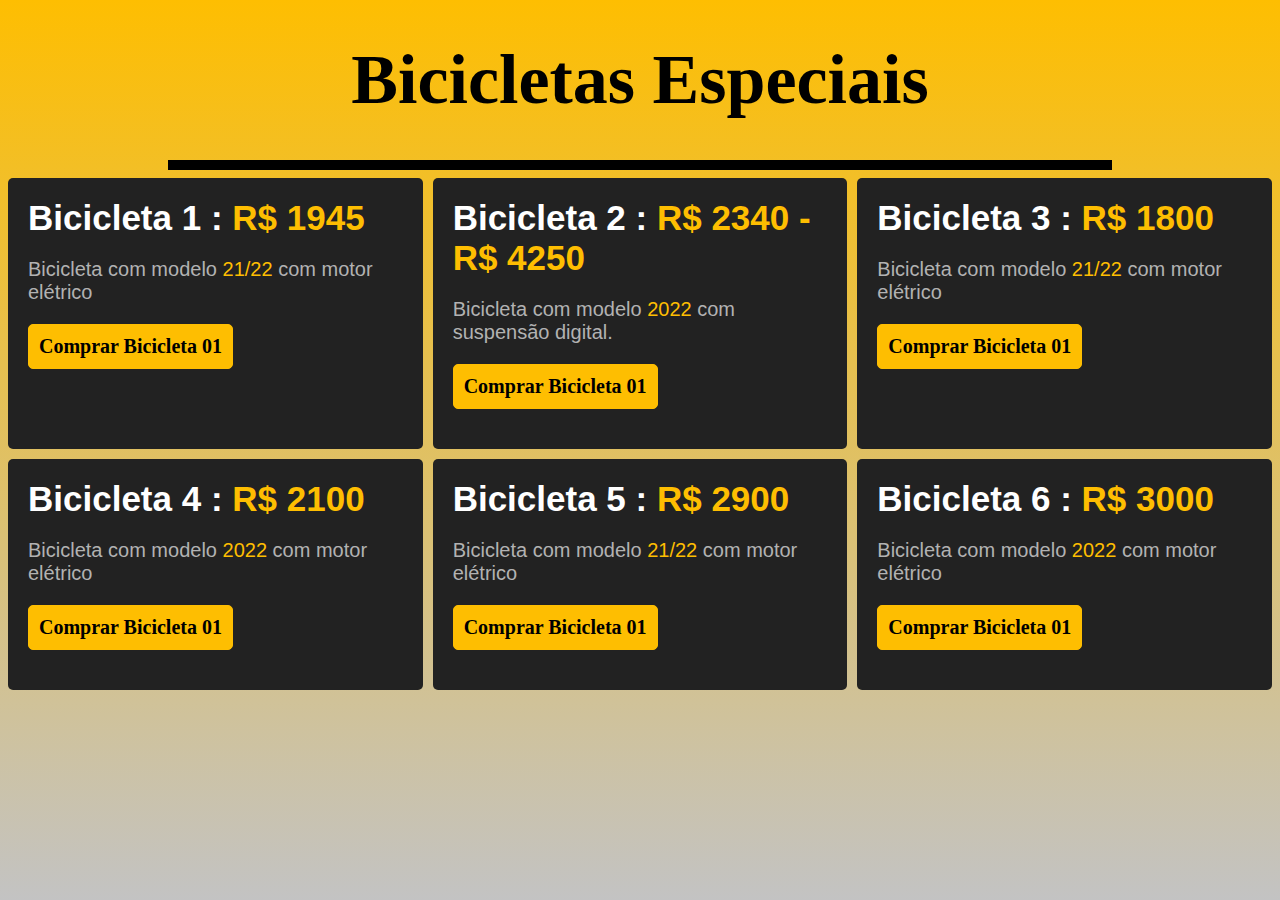
<file: exercicio01.html>
<!DOCTYPE html>
<html lang="en">

<head>
  <link rel="shortcut icon" href="imagens/bicycle final.png" type="image/x-icon">
  <meta charset="UTF-8">
  <meta http-equiv="X-UA-Compatible" content="IE=edge">
  <meta name="viewport" content="width=device-width, initial-scale=1.0">
  <link rel="stylesheet" href="css/exercicio01.css">
  <title>:::Exercício 01:::</title>
</head>

<body>

  <h1>Bicicletas Especiais</h1>
  <hr>
  <div id="grid">

    <div class="box">
      <h2>Bicicleta 1 : <span>R$ 1945</span>
      </h2>

      <p>Bicicleta com modelo <span>21/22</span> com motor elétrico</p>

      <p><a href="Comprar bicicleta 01">Comprar Bicicleta 01</a></p>

    </div>

    <div class="box">
      <h2>Bicicleta 2 : <span>R$ 2340 - R$ 4250</span>
      </h2>

      <p>Bicicleta com modelo <span>2022</span> com suspensão digital.</p>


      <p><a href="Comprar bicicleta 02">Comprar Bicicleta 01</a></p>

    </div>

    <div class="box">
      <h2>Bicicleta 3 : <span>R$ 1800</span>
      </h2>

      <p>Bicicleta com modelo <span>21/22</span> com motor elétrico</p>

      <p><a href="Comprar bicicleta 01">Comprar Bicicleta 01</a></p>

    </div>

    <div class="box">
      <h2>Bicicleta 4 : <span>R$ 2100</span>
      </h2>

      <p>Bicicleta com modelo <span>2022</span> com motor elétrico</p>


      <p><a href="Comprar bicicleta 02">Comprar Bicicleta 01</a></p>

    </div>

    <div class="box">
      <h2>Bicicleta 5 : <span>R$ 2900</span>
      </h2>

      <p>Bicicleta com modelo <span>21/22</span> com motor elétrico</p>

      <p><a href="Comprar bicicleta 01">Comprar Bicicleta 01</a></p>

    </div>

    <div class="box">
      <h2>Bicicleta 6 : <span>R$ 3000</span>
      </h2>

      <p>Bicicleta com modelo <span>2022</span> com motor elétrico</p>


      <p><a href="Comprar bicicleta 02">Comprar Bicicleta 01</a></p>

    </div>
  </div>

</body>

</html>
</file>
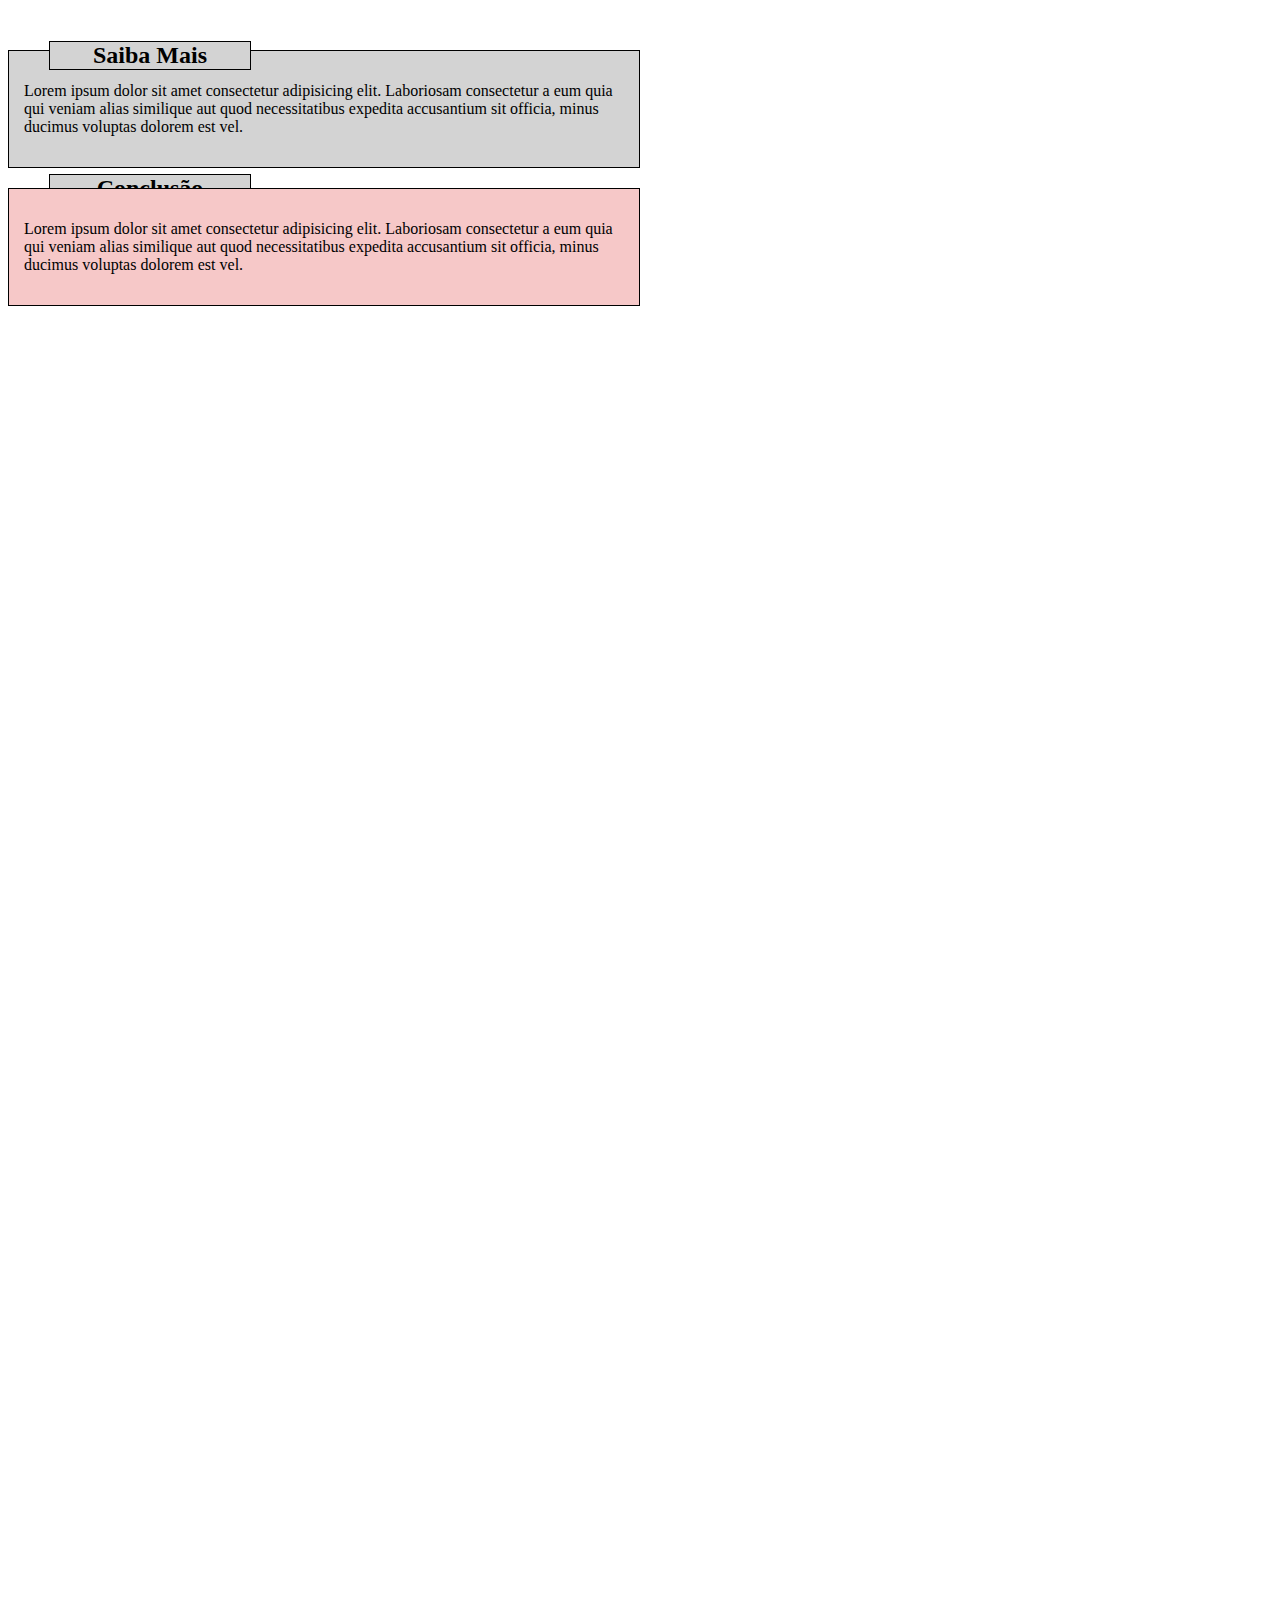
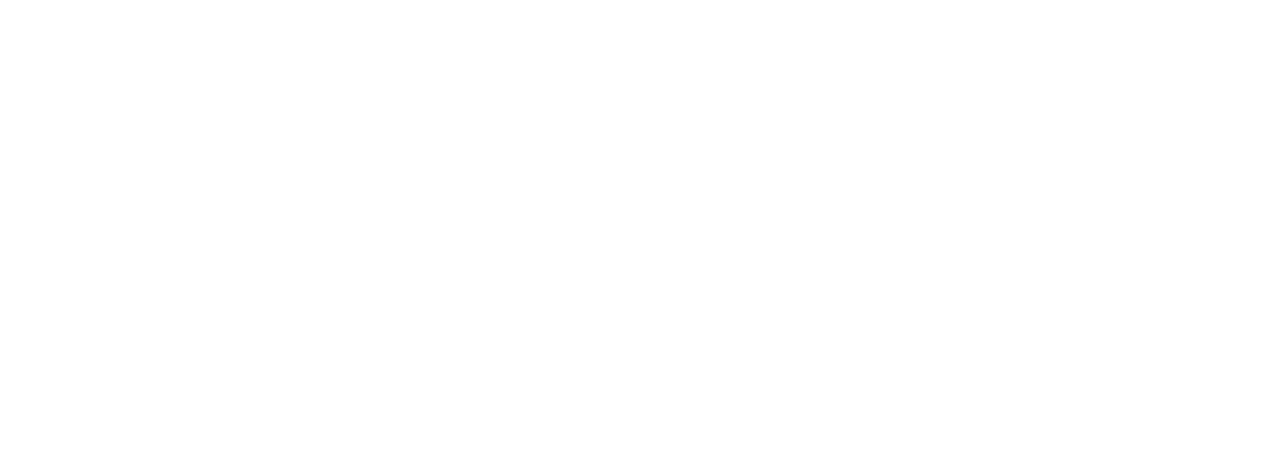
<file: flex.html>
<!DOCTYPE html>
<html lang="en">

<head>
  <meta charset="UTF-8">
  <meta http-equiv="X-UA-Compatible" content="IE=edge">
  <meta name="viewport" content="width=device-width, initial-scale=1.0">
  <link rel="stylesheet" href="css/flex.css">
  <title>Document</title>
</head>

<body>
  <div id="c01">
    <h2>Saiba Mais</h2>
    <p>Lorem ipsum dolor sit amet consectetur adipisicing elit. Laboriosam consectetur a eum quia qui veniam alias similique aut quod necessitatibus expedita accusantium sit officia, minus ducimus voluptas dolorem est vel.</p>
  </div>

  <div id="c02">
    <h2>Conclusão</h2>
    <p>Lorem ipsum dolor sit amet consectetur adipisicing elit. Laboriosam consectetur a eum quia qui veniam alias similique aut quod necessitatibus expedita accusantium sit officia, minus ducimus voluptas dolorem est vel.</p>
  </div>

</body>

</html>
</file>
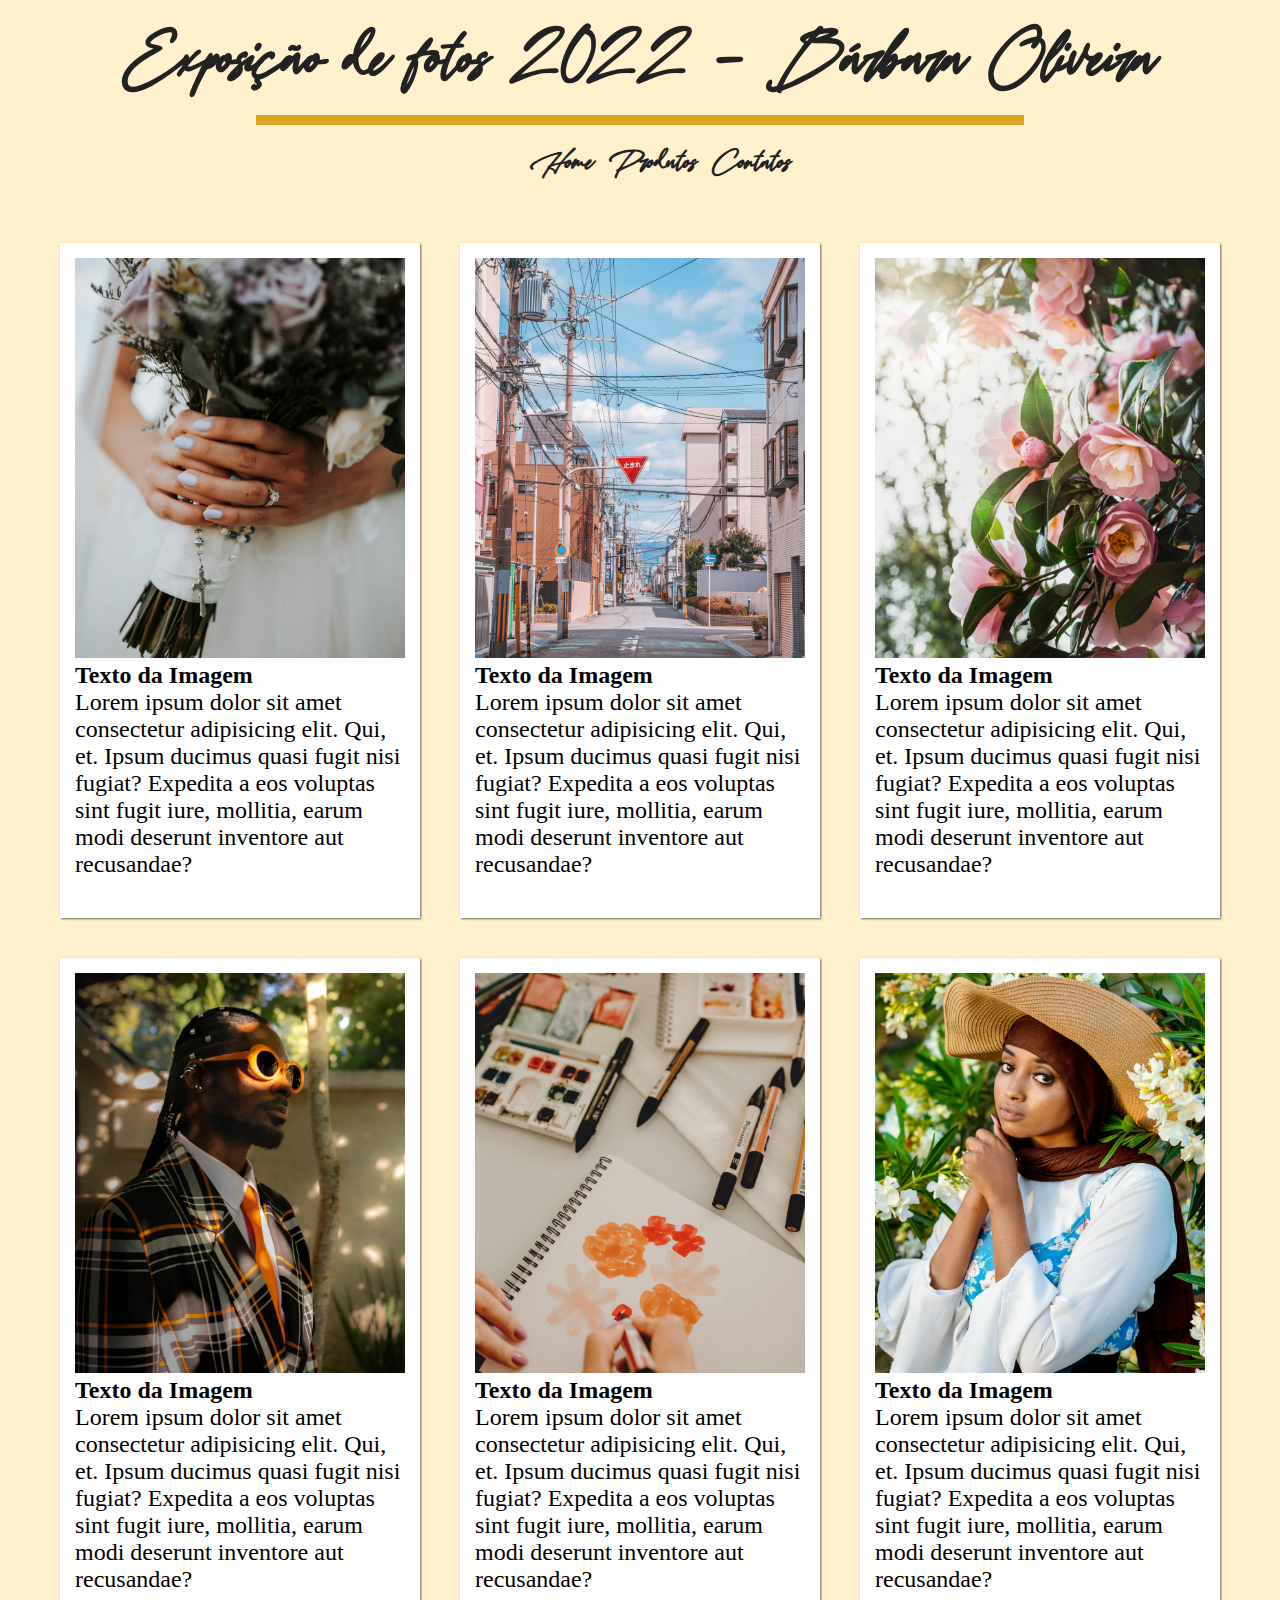
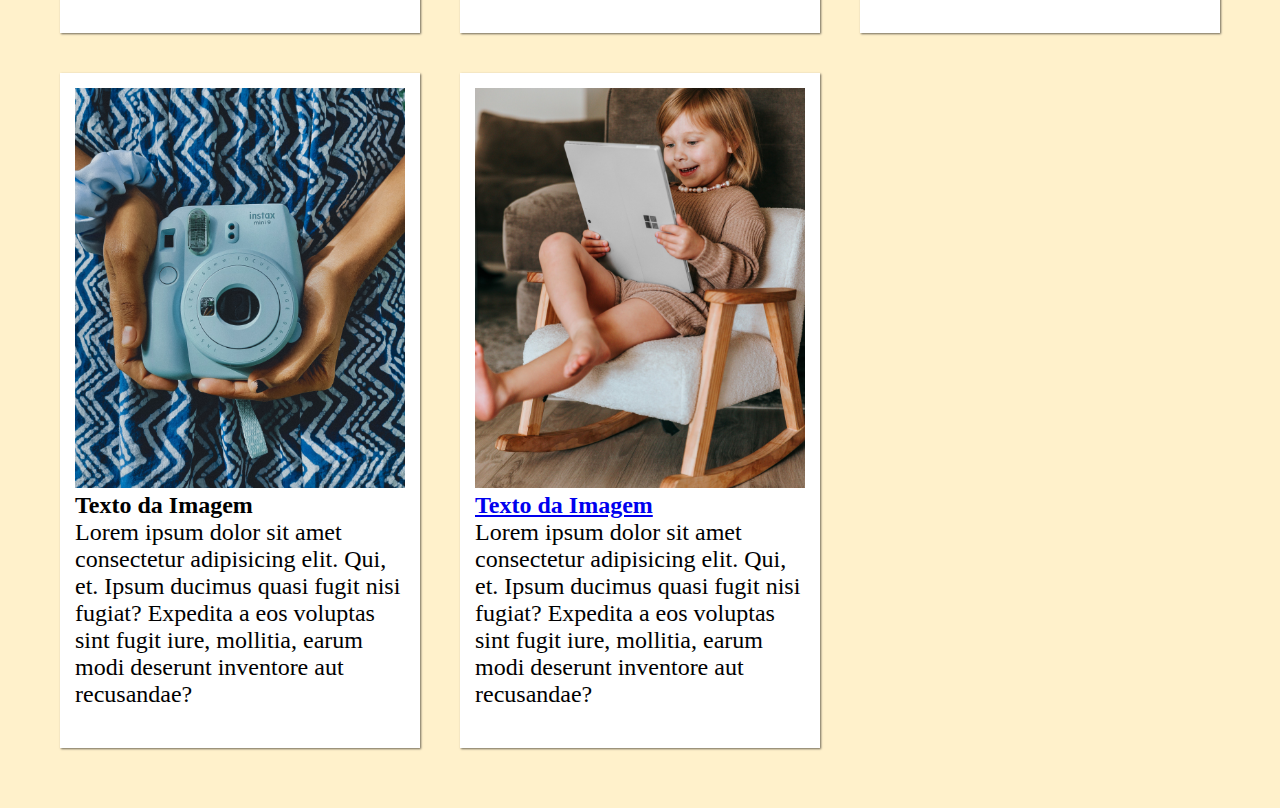
<file: grid.html>
<!DOCTYPE html>
<html lang="en">

<head>
  <meta charset="UTF-8">
  <meta http-equiv="X-UA-Compatible" content="IE=edge">
  <meta name="viewport" content="width=device-width, initial-scale=1.0">
  <link rel="stylesheet" href="css/grid.css">
  <title>Exposição Bárbara Oliveira 2022</title>

  <link rel="preconnect" href="https://fonts.googleapis.com">
  <link rel="preconnect" href="https://fonts.gstatic.com" crossorigin>
  <link href="https://fonts.googleapis.com/css2?family=Palette+Mosaic&display=swap" rel="stylesheet">
</head>

<body>

  <h1 class="titulo" id="topo">Exposição de fotos 2022 - Bárbara Oliveira</h1>
  <hr>
  <nav class="menu">
    <ul>

      <li><a href="#">Home</a></li>
      <li><a href="#produtos">Produtos</a></li>
      <li><a href="#">Contatos</a></li>

    </ul>
  </nav>

  <div class="pai">
    <div class="polaroid">
      <img src="imagens/sarah-noltner--GrAZRYn72w-unsplash.jpg" alt="noiva">

      <h2>Texto da Imagem</h2>
      <p>Lorem ipsum dolor sit amet consectetur adipisicing elit. Qui, et. Ipsum ducimus quasi fugit nisi fugiat? Expedita a eos voluptas sint fugit iure, mollitia, earum modi deserunt inventore aut recusandae?</p>

    </div>

    <div class="polaroid">
      <img src="imagens/romeo-a-WUkhEYsXt_Q-unsplash.jpg" alt="rua ensolarada">

      <h2>Texto da Imagem</h2>
      <p>Lorem ipsum dolor sit amet consectetur adipisicing elit. Qui, et. Ipsum ducimus quasi fugit nisi fugiat? Expedita a eos voluptas sint fugit iure, mollitia, earum modi deserunt inventore aut recusandae?</p>

    </div>

    <div class="polaroid">
      <img src="imagens/micheile-visual-stories-wq1Jq4xzceE-unsplash.jpg" alt="flores bonitas">

      <h2>Texto da Imagem</h2>
      <p>Lorem ipsum dolor sit amet consectetur adipisicing elit. Qui, et. Ipsum ducimus quasi fugit nisi fugiat? Expedita a eos voluptas sint fugit iure, mollitia, earum modi deserunt inventore aut recusandae?</p>

    </div>

    <div class="polaroid">
      <img src="imagens/lucas-calloch-TruFgbRejnc-unsplash.jpg" alt="homem negro estiloso">

      <h2>Texto da Imagem</h2>
      <p>Lorem ipsum dolor sit amet consectetur adipisicing elit. Qui, et. Ipsum ducimus quasi fugit nisi fugiat? Expedita a eos voluptas sint fugit iure, mollitia, earum modi deserunt inventore aut recusandae?</p>

    </div>

    <div class="polaroid">
      <img src="imagens/jonathan-borba-ZgsAxs7E9S0-unsplash.jpg" alt="pintura">

      <h2>Texto da Imagem</h2>
      <p>Lorem ipsum dolor sit amet consectetur adipisicing elit. Qui, et. Ipsum ducimus quasi fugit nisi fugiat? Expedita a eos voluptas sint fugit iure, mollitia, earum modi deserunt inventore aut recusandae?</p>

    </div>

    <div class="polaroid">
      <img src="imagens/amani-nation-G-sttkvNR_Q-unsplash.jpg" alt="moça bonita">

      <h2>Texto da Imagem</h2>
      <p>Lorem ipsum dolor sit amet consectetur adipisicing elit. Qui, et. Ipsum ducimus quasi fugit nisi fugiat? Expedita a eos voluptas sint fugit iure, mollitia, earum modi deserunt inventore aut recusandae?</p>

    </div>

    <div class="polaroid">
      <img src="imagens/urja-bhatt-DTBHBxoENgA-unsplash.jpg" alt="câmera fotográfica">

      <h2>Texto da Imagem</h2>
      <p>Lorem ipsum dolor sit amet consectetur adipisicing elit. Qui, et. Ipsum ducimus quasi fugit nisi fugiat? Expedita a eos voluptas sint fugit iure, mollitia, earum modi deserunt inventore aut recusandae?</p>

    </div>

    <div class="polaroid" id="produtos">
      <img src="imagens/surface-Wpoio-yLUTY-unsplash.jpg" alt="Criança sorrindo">

      <h2><a href="#topo">Texto da Imagem </a></h2>
      <p>Lorem ipsum dolor sit amet consectetur adipisicing elit. Qui, et. Ipsum ducimus quasi fugit nisi fugiat? Expedita a eos voluptas sint fugit iure, mollitia, earum modi deserunt inventore aut recusandae?</p>

    </div>
  </div>




</body>

</html>
</file>
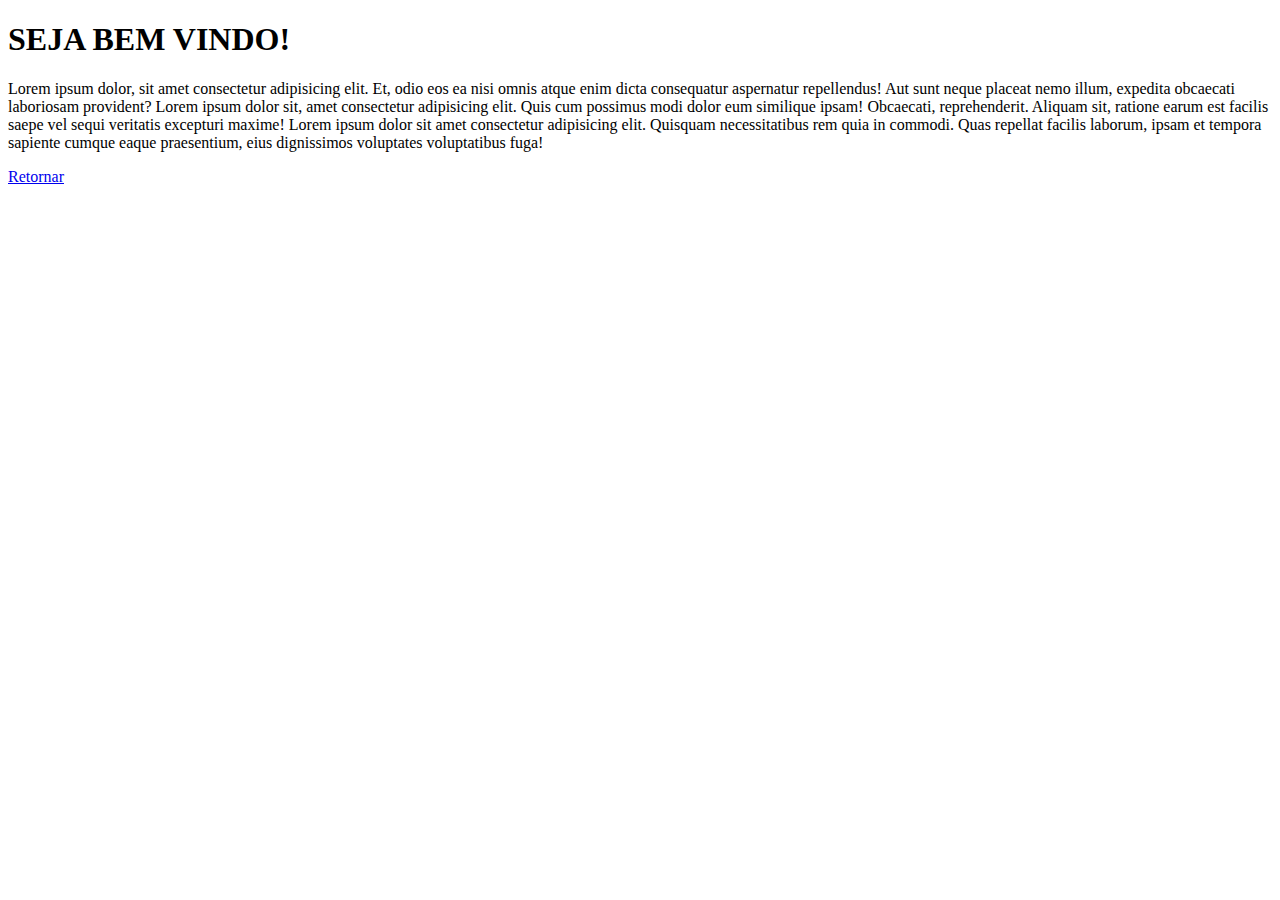
<file: pagina02.html>
<!DOCTYPE html>
<html lang="en">

<head>
  <meta charset="UTF-8">
  <meta http-equiv="X-UA-Compatible" content="IE=edge">
  <meta name="viewport" content="width=device-width, initial-scale=1.0">
  <title>pagina 2</title>
</head>

<body>
  <h1>SEJA BEM VINDO!</h1>
  <p>Lorem ipsum dolor, sit amet consectetur adipisicing elit. Et, odio eos ea nisi omnis atque enim dicta consequatur aspernatur repellendus! Aut sunt neque placeat nemo illum, expedita obcaecati laboriosam provident? Lorem ipsum dolor sit, amet consectetur adipisicing elit. Quis cum possimus modi dolor eum similique ipsam! Obcaecati, reprehenderit. Aliquam sit, ratione earum est facilis saepe vel sequi veritatis excepturi maxime! Lorem ipsum dolor sit amet consectetur adipisicing elit. Quisquam necessitatibus rem quia in commodi. Quas repellat facilis laborum, ipsam et tempora sapiente cumque eaque praesentium, eius dignissimos voluptates voluptatibus fuga!</p>

  <p><a href="index.html"> Retornar</a></p>
</body>

</html>
</file>
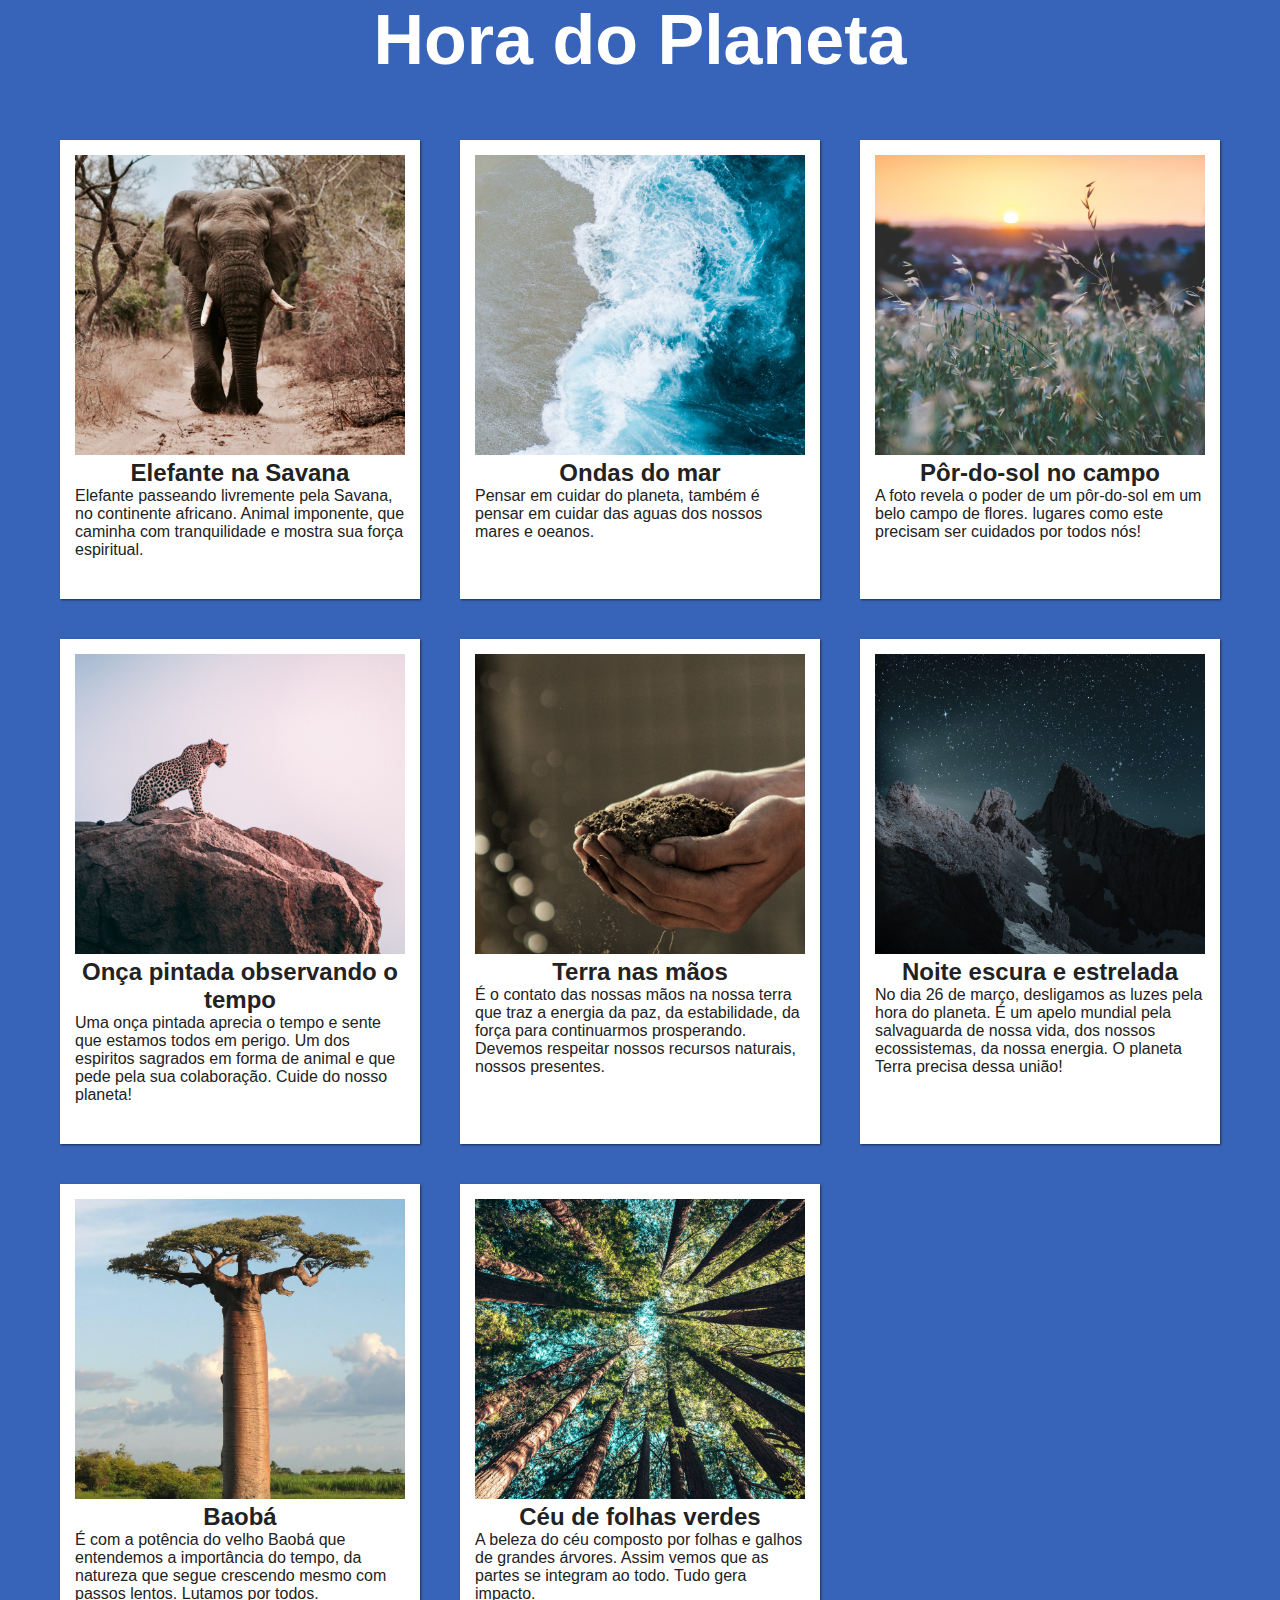
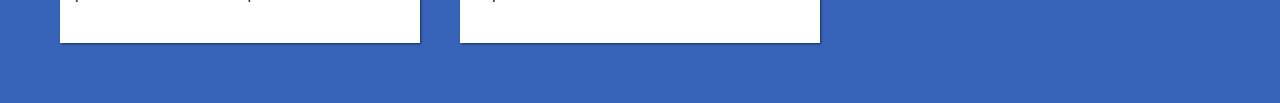
<file: barbara/horadoplaneta.html>
<!DOCTYPE html>
<html lang="en">
<head>
    <meta charset="UTF-8">
    <meta http-equiv="X-UA-Compatible" content="IE=edge">
    <meta name="viewport" content="width=device-width, initial-scale=1.0">
    <link rel="stylesheet" href="css/horadoplaneta.css">
    <title>Document</title>
</head>
<body>
   
    <h1>Hora do Planeta</h1>
    <div class="pai">

       

        <div class="polaroid">
            <img src="imagens/will-shirley-xRKcHoCOA4Y-unsplash.jpg" alt="elefante">
            <h2>Elefante na Savana</h2>
            <p>Elefante passeando livremente pela Savana, no continente africano. Animal imponente, que caminha com tranquilidade e mostra sua força espiritual.</p>
        </div>

        <div class="polaroid">
            <img src="imagens/shifaaz-shamoon-9K9ipjhDdks-unsplash.jpg" alt="ondas">
            <h2>Ondas do mar</h2>
            <p>Pensar em cuidar do planeta, também é pensar em cuidar das aguas dos nossos mares e oeanos.</p>
        </div>

        <div class="polaroid">
            <img src="imagens/sapan-patel-i9Q9bc-WgfE-unsplash.jpg" alt="campo diante do pôr-do-sol">
            <h2>Pôr-do-sol no campo</h2>
            <p>A foto revela o poder de um pôr-do-sol em um belo campo de flores. lugares como este precisam ser cuidados por todos nós!</p>
        </div>

        <div class="polaroid">
            <img src="imagens/geran-de-klerk-wYy3rvvgjAU-unsplash.jpg" alt="onça observando o tempo">
            <h2>Onça pintada observando o tempo</h2>
            <p>Uma onça pintada aprecia o tempo e sente que estamos todos em perigo. Um dos espiritos sagrados em forma de animal e que pede pela sua colaboração. Cuide do nosso planeta!</p>
        </div>

        

        <div class="polaroid">
            <img src="imagens/gabriel-jimenez-jin4W1HqgL4-unsplash.jpg" alt="Mão na terra">
            <h2>Terra nas mãos</h2>
            <p>É o contato das nossas mãos na nossa terra que traz a energia da paz, da estabilidade, da força para continuarmos prosperando. Devemos respeitar nossos recursos naturais, nossos presentes.</p>
        </div>

        <div class="polaroid">
            <img src="imagens/eberhard-grossgasteiger-pBgnT4KH8d4-unsplash.jpg" alt="Noite escura e estrelada">
            <h2>Noite escura e estrelada</h2>
            <p>No dia 26 de março, desligamos as luzes pela hora do planeta. É um apelo mundial pela salvaguarda de nossa vida, dos nossos ecossistemas, da nossa energia. O planeta Terra precisa dessa união!</p>
        </div>

        <div class="polaroid">
            <img src="imagens/deshawn-wilson-NENohXmkXMM-unsplash.jpg" alt="Baobá">
            <h2>Baobá</h2>
            <p>É com a potência do velho Baobá que entendemos a importância do tempo, da natureza que segue crescendo mesmo com passos lentos. Lutamos por todos.</p>
        </div>

        <div class="polaroid">
            <img src="imagens/casey-horner-4rDCa5hBlCs-unsplash.jpg" alt="Olhando para o topo das árvores">
            <h2>Céu de folhas verdes</h2>
            <p>A beleza do céu composto por folhas e galhos de grandes árvores. Assim vemos que as partes se integram ao todo. Tudo gera impacto.</p>
        </div>
    </div>
    
</body>
</html>
</file>
<file: css/exercicio01.css>
body {
  background-image: linear-gradient(#febe01, #c3c3c3);
  background-attachment: fixed;
}

h1 {
  font-family: "Times New Roman", Times, serif;
  font-size: 70px;
  text-align: center;
  font-weight: 700;
  margin: 40px 0px;
}

hr {
  width: 944px;
  height: 10px;
  background: black;
  border: none;
}

h2 {
  color: #ffffff;
  font-size: 35px;
  font-family: Arial, Helvetica, sans-serif;
  font-weight: 700;
  margin: 0px;
}

h2 span {
  color: #febe01;
}

p {
  font-family: Arial, Helvetica, sans-serif;
  color: #b2b2b2;
  font-size: 20px;
  margin: 20px 0;
}

p span {
  color: #febe01;
}

a {
  background-color: #febe01;
  border-color: #febe01;
  border-radius: 5px;
  border-style: solid;
  border-width: 1px;
  color: #000000;
  display: inline-block;
  font-family: Times New Roman;
  font-size: 20px;
  font-weight: 700;
  padding: 10px;
  text-decoration: none;
}

a:hover {
  background: #222222;
  color: #febe01;
  border: 1px solid #febe01;
}

.box {
  background-color: #222222;
  border-radius: 5px;
  padding: 20px;
}

#grid {
  display: grid;
  grid-template-columns: repeat(auto-fit, minmax(400px, 1fr));
  gap: 10px;
}
</file>
<file: css/flex.css>
body {
  height: 2000px;
}

#c01 {
  width: 600px;
  background: #d3d3d3;
  border: 1px solid black;
  padding: 15px;
  margin-bottom: 20px;
  margin-top: 50px;
  position: relative;
}

#c02 {
  width: 600px;
  background: #f6c8c8;
  border: 1px solid black;
  padding: 15px;
  position: relative;
}

#c02 h2 {
  border: 1px solid black;
  width: 200px;
  background: #d3d3d3;
  text-align: center;
  position: absolute;
  top: -35px;
  left: 40px;
  z-index: -1;
}

#c01 h2 {
  border: 1px solid black;
  width: 200px;
  background: #d3d3d3;
  text-align: center;
  position: absolute;
  top: -30px;
  left: 40px;
}
</file>
<file: css/grid.css>
/* NORMALIZAÇÃO */

body,
h1,
h2,
p {
  margin: 0;
  padding: 0;
  box-sizing: border-box;
}

/* inicio do CSS */
@font-face {
  font-family: barbara;
  src: url("/imagens/La\ Petite\ Robe.ttf");
}

body {
  background: rgba(255, 239, 198, 0.904);
}

p {
  font-size: 1.5rem;
}

.menu {
  width: 30%;
  margin: 10px auto;
}

.menu ul li {
  list-style: none;
}

.menu ul li a {
  text-decoration: none;
  color: #222222;
  font-weight: 600;
  font-size: 35px;
  font-family: barbara;
}

.menu ul li a:hover {
  color: goldenrod;
}

.menu ul {
  display: flex;
  gap: 15px;
  justify-content: center;
}

hr {
  width: 60%;
  height: 10px;
  background-color: goldenrod;
  border: none;
}

.titulo {
  font-family: barbara;
  font-size: 80px;
  text-align: center;
  color: #222222;
  margin-top: 10px;
}

.polaroid {
  background: white;
  padding: 15px 15px 40px;
  box-shadow: 1px 1px 2px rgba(0, 0, 0, 0.568);
}

.polaroid img {
  width: 100%;
  height: 400px;
  object-fit: cover;
  object-position: center center;
}

.pai {
  max-width: 100%;
  display: grid;
  grid-template-columns: repeat(3, 1fr);
  gap: 40px;
  margin: 40px;
  padding: 20px;
}

/* Tablet */
@media (min-width: 830px) and (max-width: 1024px) {
  .pai {
    grid-template-columns: repeat(2, 1fr);
  }
}

/* celular tela grande */
@media (min-width: 640px) and (max-width: 830px) {
  .pai {
    grid-template-columns: repeat(2, 1fr);
  }

  .titulo {
    font-size: 40px;
    color: #222222;
    text-align: center;
    margin-top: 10px;
    margin-bottom: 10px;
  }

  hr {
    width: 80%;
    height: 5px;
    background-color: goldenrod;
    border: none;
    margin: 0 auto;
  }
}

/* celular tela pequena */
@media (max-width: 640px) {
  .pai {
    grid-template-columns: repeat(1, 1fr);
    margin-top: 5px;
  }

  .titulo {
    font-size: 40px;
    color: #fa1111;
    text-align: center;
    margin-top: 10px;
    margin-bottom: 10px;
  }

  hr {
    width: 80%;
    height: 5px;
    background-color: goldenrod;
    border: none;
    margin: 0 auto;
  }
}
</file>
<file: barbara/css/horadoplaneta.css>
/* normalização */
body, h1, h2, p{
    margin: 0px;
    padding: 0px;
    box-sizing: border-box;
}

body{
    

background-color: rgb(55, 100, 184);


}

h1{
    font-family: Arial, Helvetica, sans-serif;
    text-align: center;
    font-size: 70px;
    color: white;

}

h2{
    font-family: Arial, Helvetica, sans-serif;
    font-weight: 700;
    text-align: center;
    color: #222222;

}

p{
    font-family: Arial, Helvetica, sans-serif;
    color: #222222;


}

.pai{
display: grid;
grid-template-columns: repeat(auto-fit, minmax(300px, 1fr));
margin: 40px;
gap: 40px;
padding: 20px;
max-width: 100%;




}





.polaroid{
box-shadow: 1px 1px 2px rgba(0, 0, 0, 0.541);
padding: 15px 15px 40px;
background: white;


}

.polaroid img{
    width: 100%;
    height: 300px;
    object-fit: cover;
}
</file>
